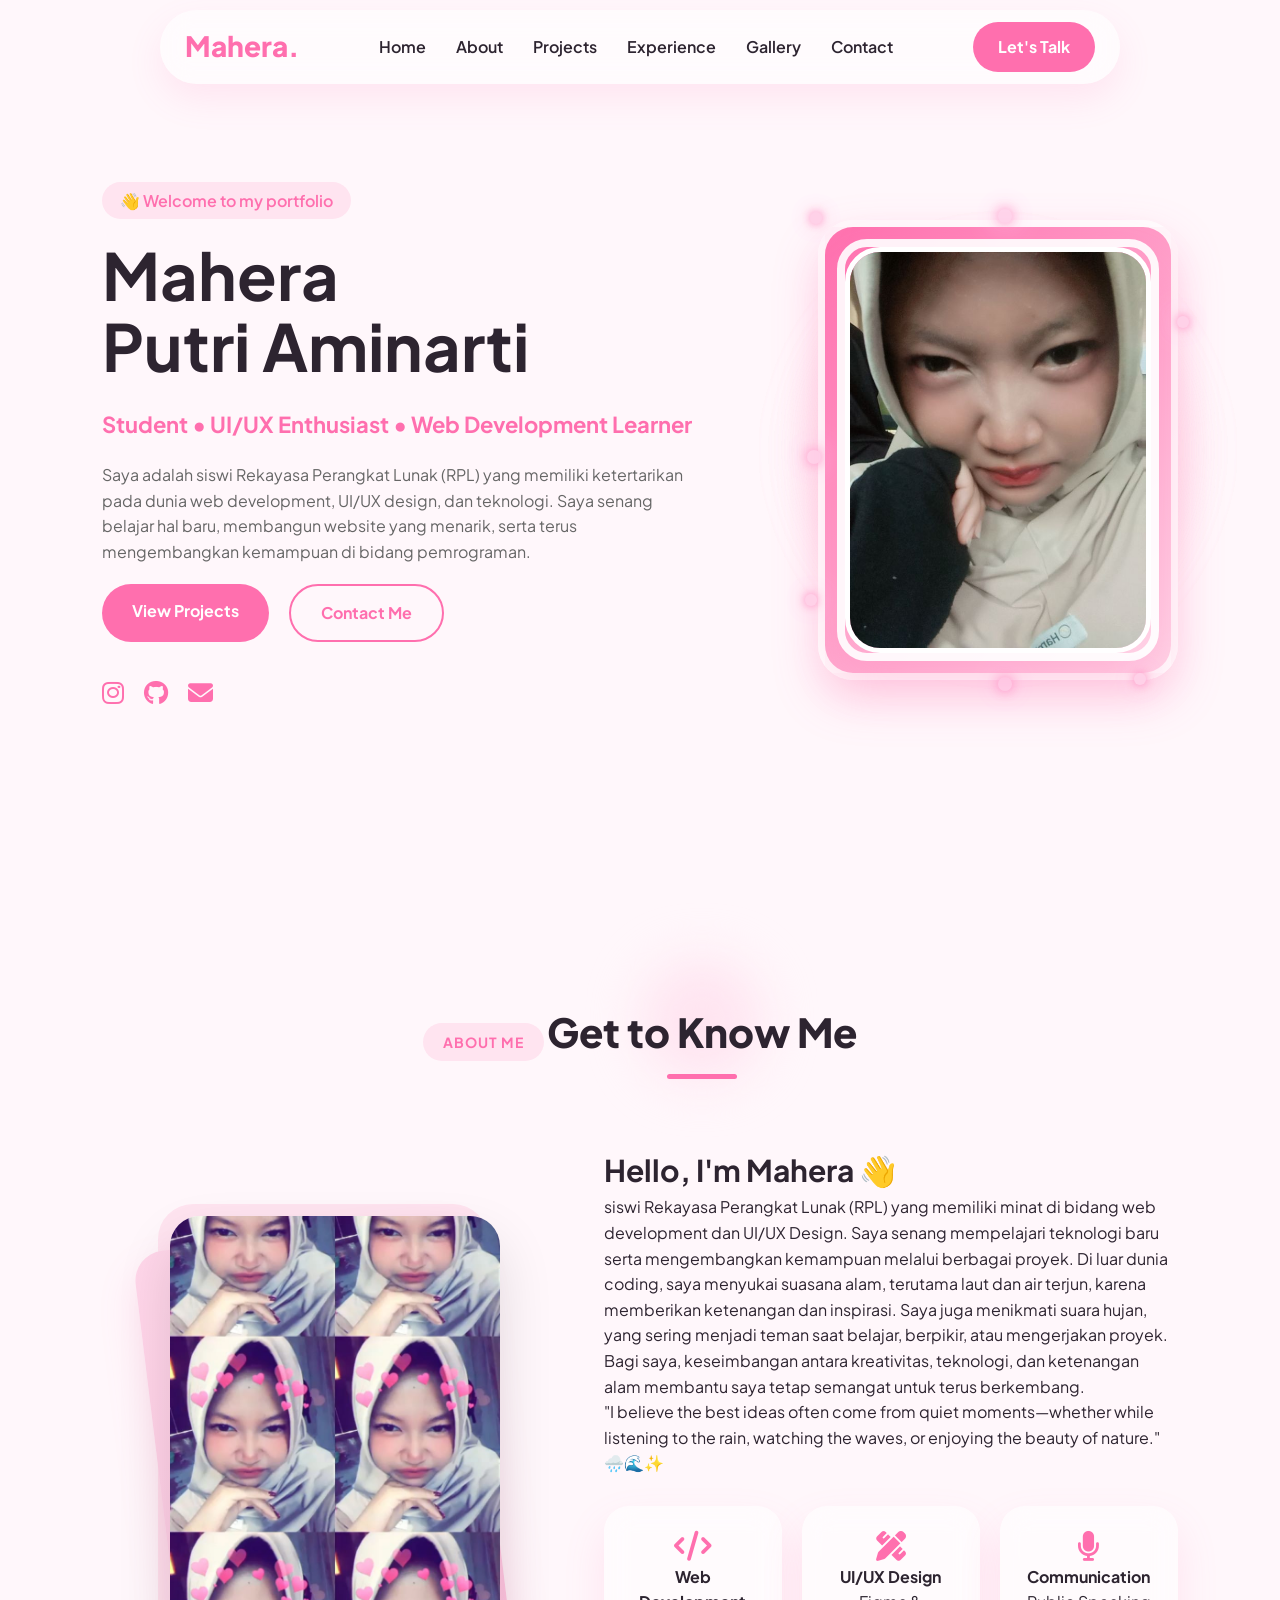
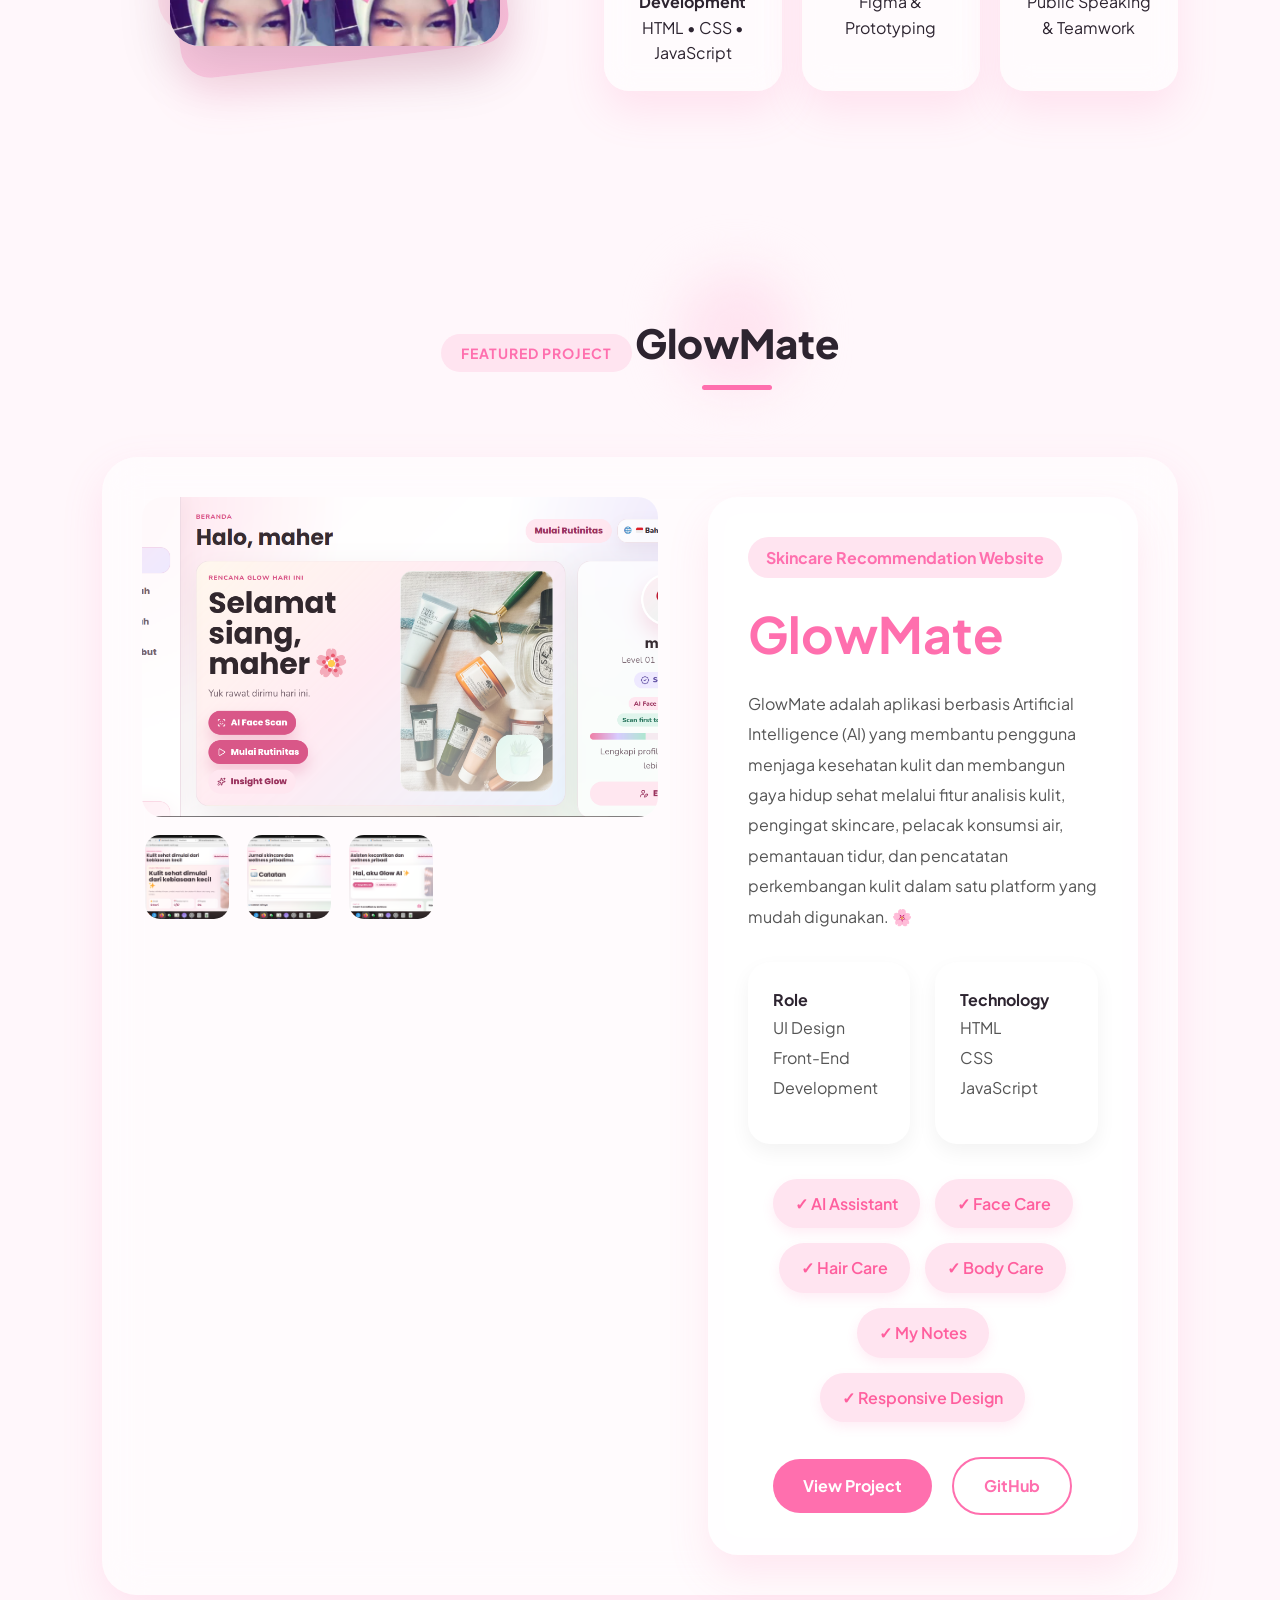
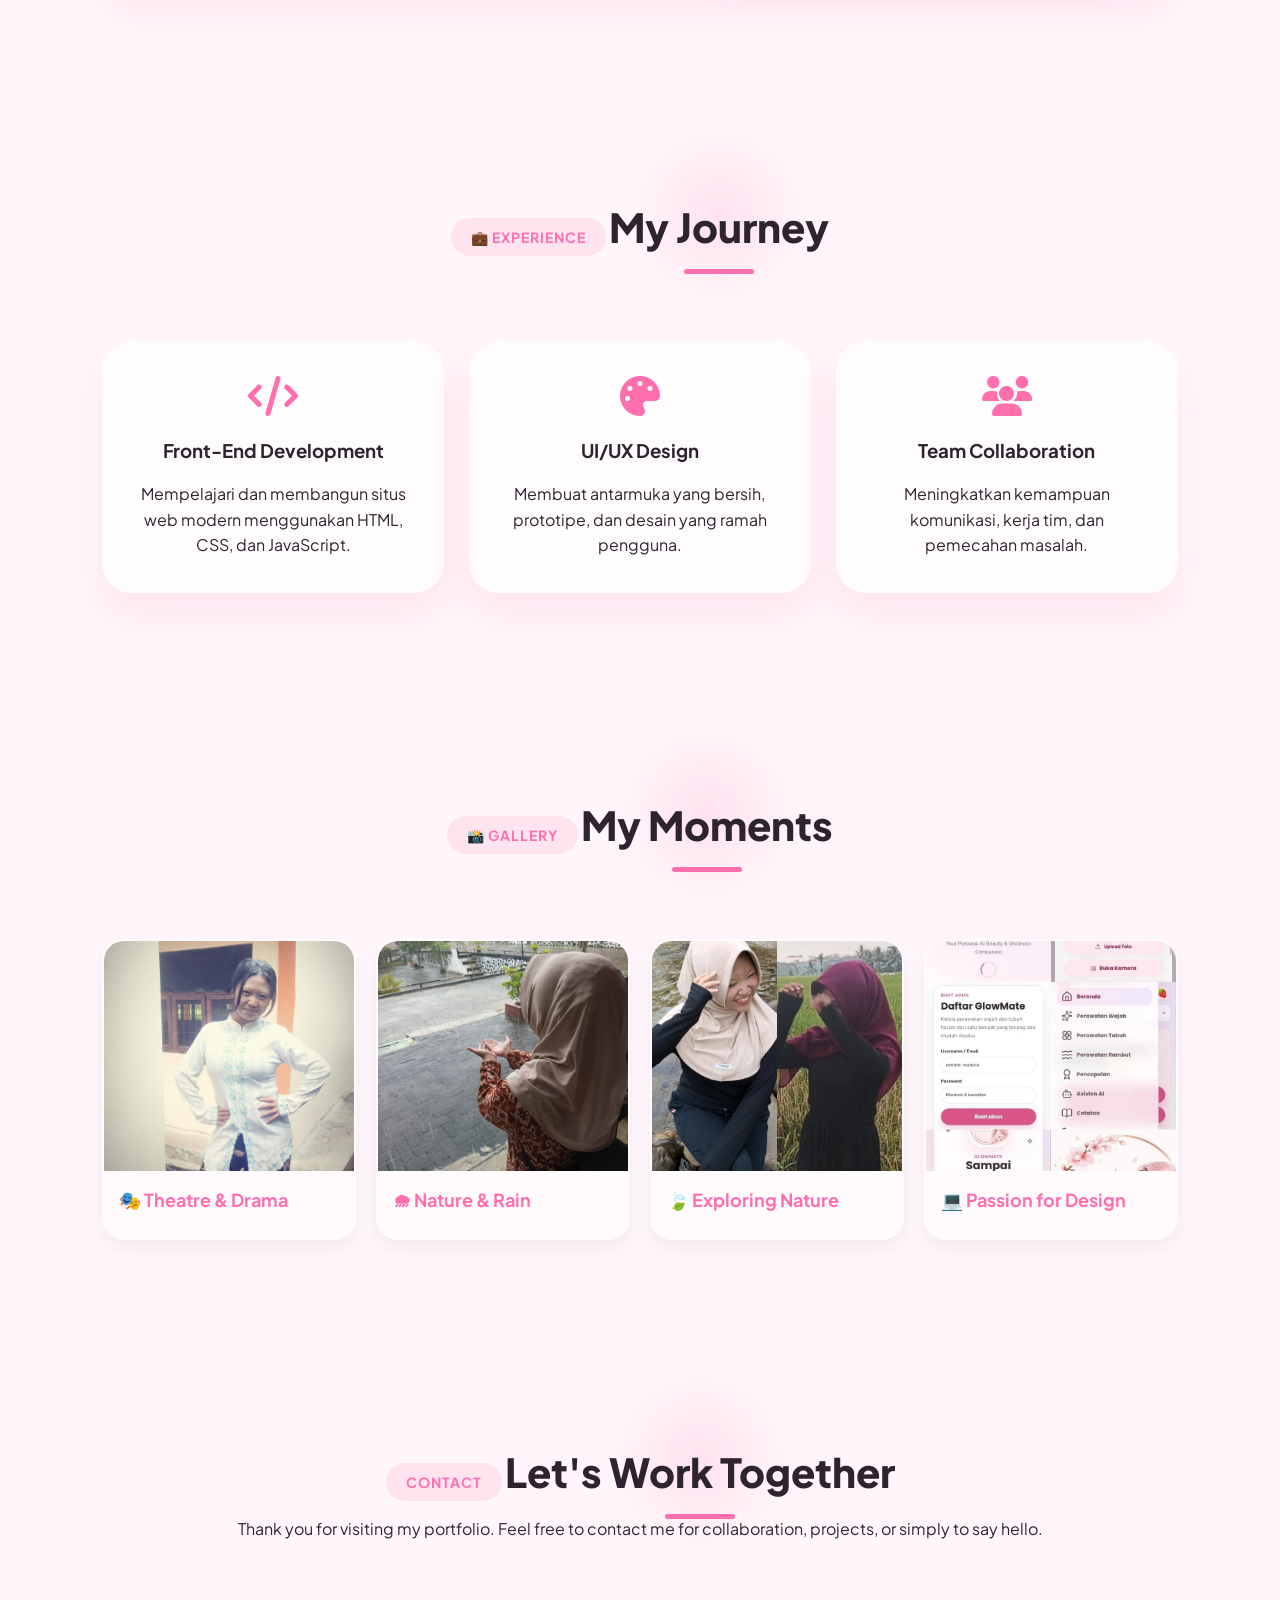
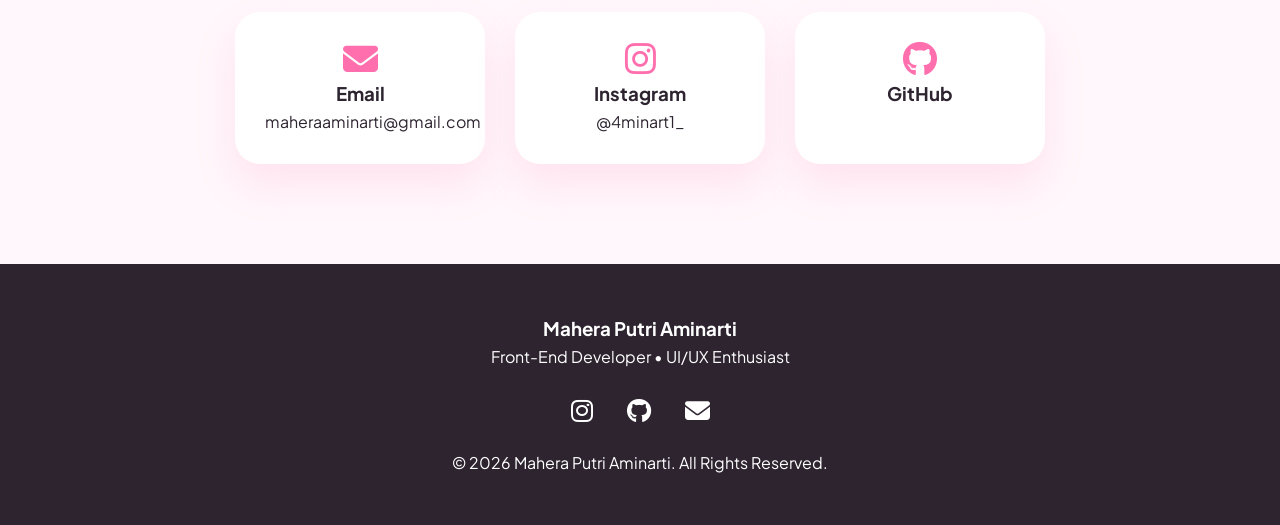
<file: index.html>
<!DOCTYPE html>
<html lang="en">

<head>

    <meta charset="UTF-8">

    <meta name="viewport" content="width=device-width, initial-scale=1.0">

    <title>Mahera Putri Aminarti | Portfolio</title>

    <!-- Google Font -->
    <link rel="preconnect" href="https://fonts.googleapis.com">
    <link rel="preconnect" href="https://fonts.gstatic.com" crossorigin>

    <link href="https://fonts.googleapis.com/css2?family=Plus+Jakarta+Sans:wght@200;300;400;500;600;700;800&display=swap" rel="stylesheet">

    <!-- Font Awesome -->
    <link rel="stylesheet"
        href="https://cdnjs.cloudflare.com/ajax/libs/font-awesome/6.7.2/css/all.min.css">

    <!-- CSS -->
    <link rel="stylesheet" href="style.css">

</head>

<body>
    <!-- ================= LOADING ================= -->

<div class="loader">

    <div class="loader-content">

        <div class="loader-circle"></div>

        <h2>Mahera Portfolio</h2>

        <p>Loading Experience...</p>

    </div>

</div>

    <!-- ================= NAVBAR ================= -->

    <header>

        <nav class="navbar">

            <a href="#" class="logo">
                Mahera.
            </a>

            <ul class="nav-menu">

                <li>
                    <a href="#home">Home</a>
                </li>

                <li>
                    <a href="#about">About</a>
                </li>

                <li>
                    <a href="#projects">Projects</a>
                </li>

                <li>
                    <a href="#experience">Experience</a>
                </li>

                <li>
                    <a href="#gallery">Gallery</a>
                </li>

                <li>
                    <a href="#contact">Contact</a>
                </li>

            </ul>

            <a href="#contact" class="nav-button">
                Let's Talk
            </a>

        </nav>

    </header>

    <!-- ================= HERO ================= -->

    <main id="home">
        <!-- ================= HERO SECTION ================= -->

<section class="hero">

    <!-- Left -->

    <div class="hero-content">

        <span class="hero-tag">
            👋 Welcome to my portfolio
        </span>

        <h1>
            Mahera <br>
            Putri Aminarti
        </h1>

        <h2>
            Student • UI/UX Enthusiast • Web Development Learner
        </h2>

        <p>
           Saya adalah siswi Rekayasa Perangkat Lunak (RPL) yang memiliki ketertarikan pada dunia web development,
            UI/UX design, dan teknologi. Saya senang belajar hal baru, 
           membangun website yang menarik, 
           serta terus mengembangkan kemampuan di bidang pemrograman.
        </p>

        <div class="hero-button">

            <a href="#projects" class="btn-primary">
                View Projects
            </a>

            <a href="#contact" class="btn-secondary">
                Contact Me
            </a>

        </div>

        <div class="hero-social">

            <a href="#">
                <i class="fa-brands fa-instagram"></i>
            </a>

            <a href="#">
                <i class="fa-brands fa-github"></i>
            </a>

            <a href="#">
                <i class="fa-solid fa-envelope"></i>
            </a>

        </div>

    </div>

    <!-- Right -->

    <div class="hero-image">

   <div class="hero-image">

    <div class="image-frame">

        <div class="flip-card">
            <div class="orbit orbit1">
    <span class="dot"></span>
</div>

<div class="orbit orbit2">
    <span class="dot"></span>
</div>

<div class="orbit orbit3">
    <span class="dot"></span>
</div>

            <div class="flip-front">
                <img src="fotoku.jpg" alt="">
            </div>

            <div class="flip-back">
                <img src="fotoku2.jpg" alt="">
            </div>

        </div>

        <!-- Sparkle di dalam image-frame -->
        <span class="sparkle sparkle1"></span>
        <span class="sparkle sparkle2"></span>
        <span class="sparkle sparkle3"></span>
        <span class="sparkle sparkle4"></span>

    </div>

</div>
    </div>

</div>
    </div>

</section>
<!-- ================= ABOUT ================= -->

<section class="about" id="about">

    <div class="section-title">

        <span>About Me</span>

        <h2>Get to Know Me</h2>

    </div>

    <div class="about-container">

        <!-- Left -->

      <div class="about-image">

    <div class="photo-layer"></div>

    <div class="photo-frame">

        <img src="me.jpg" alt="Mahera">

    </div>

</div>
        <!-- Right -->

        <div class="about-content">

            <h3>Hello, I'm Mahera 👋</h3>

            <p>
                siswi Rekayasa Perangkat Lunak (RPL) yang memiliki minat di bidang web development dan UI/UX Design. 
                Saya senang mempelajari teknologi baru serta mengembangkan kemampuan melalui berbagai proyek.
                Di luar dunia coding, saya menyukai suasana alam, terutama laut dan air terjun, karena memberikan ketenangan dan inspirasi.
                Saya juga menikmati suara hujan, yang sering menjadi teman saat belajar, berpikir, atau mengerjakan proyek.
                Bagi saya, keseimbangan antara kreativitas, teknologi,
                dan ketenangan alam membantu saya tetap semangat untuk terus berkembang.
            </p>

            <p>
                "I believe the best ideas often come from quiet moments—whether while listening to the rain, 
                watching the waves, or enjoying the beauty of nature." 🌧️🌊✨
            </p>

            <div class="about-info">

                <div class="info-card">

                    <i class="fa-solid fa-code"></i>

                    <h4>Web Development</h4>

                    <p>HTML • CSS • JavaScript</p>

                </div>

                <div class="info-card">

                    <i class="fa-solid fa-pen-ruler"></i>

                    <h4>UI/UX Design</h4>

                    <p>Figma & Prototyping</p>

                </div>

                <div class="info-card">

                    <i class="fa-solid fa-microphone"></i>

                    <h4>Communication</h4>

                    <p>Public Speaking & Teamwork</p>

                </div>

            </div>

        </div>

    </div>

</section>
<!-- ================= FEATURED PROJECT ================= -->

<section class="featured-project" id="projects">

    <div class="section-title">

        <span>Featured Project</span>

        <h2>GlowMate</h2>

    </div>

    <div class="featured-container">

        <!-- Project Image -->

      <div class="featured-image">

    <!-- Gambar Utama -->

    <img src="beranda.png" alt="GlowMate AI" class="main-project-image">

    <!-- Gallery -->

    <div class="project-gallery">

        <img src="facecare.png" alt="AI Assistant">

        <img src="notes.png" alt="My Notes">

        <img src="ai.png" alt="Face Care">

    </div>

</div>
        <!-- Project Content -->

        <div class="featured-content">

            <span class="project-label">
                Skincare Recommendation Website
            </span>

            <h3>
                GlowMate
            </h3>
<div class="project-description">

    <p>
        GlowMate adalah aplikasi berbasis Artificial Intelligence (AI) yang membantu pengguna menjaga kesehatan kulit 
        dan membangun gaya hidup sehat melalui fitur analisis kulit, pengingat skincare, pelacak konsumsi air, pemantauan tidur,
         dan pencatatan perkembangan kulit dalam satu platform yang mudah digunakan. 🌸
    <p>


</div>

            <div class="project-info">

                <div class="info-box">

                    <h4>Role</h4>

                    <p>
                        UI Design <br>
                        Front-End Development
                    </p>

                </div>

                <div class="info-box">

                    <h4>Technology</h4>

                    <p>
                        HTML <br>
                        CSS <br>
                        JavaScript
                    </p>

                </div>

            </div>

            <div class="project-feature">

                <span>✓ AI Assistant</span>
                <span>✓ Face Care</span>
                <span>✓ Hair Care</span>
                <span>✓ Body Care</span>
                <span>✓ My Notes</span>
                <span>✓ Responsive Design</span>

            </div>

          <div class="project-button">

    <a href="https://brilliant-maamoul-bbebf3.netlify.app/" 
       target="_blank"
       class="btn-primary">

        View Project

    </a>


    <a href="https://github.com/" 
       target="_blank"
       class="btn-secondary">

        GitHub

    </a>

</div>
        </div>

    </div>

</section>
<!-- ================= EXPERIENCE ================= -->

<section class="experience" id="experience">

    <div class="section-title">

        <span>💼 Experience</span>

        <h2>My Journey</h2>

    </div>


    <div class="experience-container">


        <div class="experience-card">

            <i class="fa-solid fa-code"></i>

            <h3>Front-End Development</h3>

            <p>
                Mempelajari dan membangun situs web modern menggunakan HTML, CSS, dan JavaScript.
            </p>

        </div>



        <div class="experience-card">

            <i class="fa-solid fa-palette"></i>

            <h3>UI/UX Design</h3>

            <p>
               Membuat antarmuka yang bersih,

               prototipe, dan desain yang ramah pengguna.
            </p>

        </div>



        <div class="experience-card">

            <i class="fa-solid fa-users"></i>

            <h3>Team Collaboration</h3>

            <p>
               Meningkatkan kemampuan komunikasi,

               kerja tim, dan pemecahan masalah.
            </p>

        </div>


    </div>

</section>
<!-- ================= GALLERY ================= -->

<section class="gallery" id="gallery">


    <div class="section-title">

        <span>📸 Gallery</span>

        <h2>My Moments</h2>

    </div>



    <div class="gallery-container">


       <div class="gallery-card">

    <img src="drama.jpg">

    <div class="gallery-text">

        <h3>🎭 Theatre & Drama</h3>

        <p>🎭 Mbok Rondo — Ande-Ande Lumut
Belajar tampil percaya diri lewat drama, dialog, dan bernyanyi.</p>
    </div>

</div>


       <div class="gallery-card">

    <img src="hujan.jpg">

    <div class="gallery-text">

        <h3>🌧 Nature & Rain</h3>

        <p>hujan emang brisik tapi, dia selalu punya cara buat bikin nyaman</p>

    </div>

</div>

      <div class="gallery-card">

    <img src="curug2.jpg">

    <div class="gallery-text">

        <h3>🍃 Exploring Nature</h3>

        <p>aku suka explore alam karna,alam selalu punya cara buat menghadirkan inspirasi karna selain indah, alam juga tenang</p>

    </div>

</div>

       <div class="gallery-card">

    <img src="apk.jpg">

    <div class="gallery-text">

        <h3> 💻 Passion for Design</h3>

        <p>🎨 Passion for Design
Aku suka mengubah ide dan imajinasi menjadi sebuah karya visual yang menarik.</p>

    </div>

</div>

    </div>


</section>
<!-- ================= CONTACT ================= -->

<section class="contact" id="contact">

    <div class="section-title">

        <span>Contact</span>

        <h2>Let's Work Together</h2>

        <p>
            Thank you for visiting my portfolio.
            Feel free to contact me for collaboration,
            projects, or simply to say hello.
        </p>

    </div>

    <div class="contact-container">

        <a href="mailto:mahera@example.com" class="contact-card">

            <i class="fa-solid fa-envelope"></i>

            <h3>Email</h3>

            <p> maheraaminarti@gmail.com </p>

        </a>

        <a href="https://instagram.com/" target="_blank" class="contact-card">

            <i class="fa-brands fa-instagram"></i>

            <h3>Instagram</h3>

            <p>@4minart1_</p>

        </a>

        <a href="https://github.com/" target="_blank" class="contact-card">

            <i class="fa-brands fa-github"></i>

            <h3>GitHub</h3>

            <p><github class="com">
            <raraajasii4-ux></raraajasii4-ux></p>

        </a>

    </div>

</section>

<!-- ================= FOOTER ================= -->

<footer class="footer">

    <div class="footer-content">

        <h3>Mahera Putri Aminarti</h3>

        <p>
            Front-End Developer • UI/UX Enthusiast
        </p>

        <div class="footer-social">

            <a href="#">
                <i class="fa-brands fa-instagram"></i>
            </a>

            <a href="#">
                <i class="fa-brands fa-github"></i>
            </a>

            <a href="#">
                <i class="fa-solid fa-envelope"></i>
            </a>

        </div>

        <p class="copyright">
            © 2026 Mahera Putri Aminarti. All Rights Reserved.
        </p>

    </div>

</footer>

</main>
<script src="script.js"></script>
</body>

</html>
</file>
<file: style.css>
/* ================= RESET ================= */

*{
    margin:0;
    padding:0;
    box-sizing:border-box;
    font-family:"Plus Jakarta Sans", sans-serif;
}

html{
    scroll-behavior:smooth;
}

body{
    background:#fff7fb;
    color:#2d2430;
    line-height:1.6;
}

a{
    text-decoration:none;
    color:inherit;
}

img{
    max-width:100%;
    display:block;
}

section{
    padding:100px 8%;
}


/* ================= COLOR ================= */

:root{

    --pink:#ff6fae;
    --light-pink:#ffe4f0;
    --dark:#2d2430;
    --white:#ffffff;

    --glass:
    rgba(255,255,255,0.55);

    --shadow:
    0 20px 40px rgba(255,111,174,.15);
}



/* ================= NAVBAR ================= */


header{

    position:fixed;
    top:0;
    width:100%;
    z-index:999;

}


.navbar{

    width:75%;

    margin:10px auto;

    display:flex;

    justify-content:space-between;

    align-items:center;


    padding:12px 25px;


    background:rgba(255,255,255,.55);

    backdrop-filter:blur(15px);


    border-radius:40px;


    box-shadow:
    0 15px 35px rgba(255,111,174,.12);


}


.logo{

    font-size:28px;
    font-weight:800;
    color:var(--pink);

}


.nav-menu{

    display:flex;
    gap:30px;
    list-style:none;

}


.nav-menu a{

    font-weight:600;
    transition:.3s;

}


.nav-menu a:hover,
.nav-menu a.active{

    color:var(--pink);

}



.nav-button{

    background:var(--pink);
    color:white;

    padding:12px 25px;
    border-radius:30px;

    font-weight:700;

}



/* ================= HERO ================= */


.hero{

    min-height:100vh;

    display:flex;
    align-items:center;
    justify-content:space-between;

    gap:50px;

}


.hero-content{

    max-width:600px;

}


.hero-tag{

    background:var(--light-pink);
    color:var(--pink);

    padding:8px 18px;
    border-radius:30px;

    font-weight:600;

}



.hero h1{

    font-size:65px;
    line-height:1.1;

    margin:25px 0;

}



.hero h2{

    color:var(--pink);
    font-size:22px;

}



.hero p{

    margin:20px 0;
    color:#666;

}



.hero-button{

    display:flex;
    gap:20px;

}


.btn-primary,
.btn-secondary{

    padding:14px 30px;
    border-radius:30px;

    font-weight:700;

    transition:.3s;

}


.btn-primary{

    background:var(--pink);
    color:white;

}


.btn-secondary{

    border:2px solid var(--pink);
    color:var(--pink);

}


.btn-primary:hover,
.btn-secondary:hover{

    transform:translateY(-5px);

}



.hero-social{

    display:flex;
    gap:20px;
    margin-top:30px;

}


.hero-social a{

    font-size:25px;
    color:var(--pink);

}



/* IMAGE */


.image-frame{

    width:380px;
    height:450px;

    padding:12px;

    background:linear-gradient(
        135deg,
        #ff6fae,
        #ffd6e8
    );

    border-radius:45px;

    box-shadow:
    0 25px 50px rgba(255,111,174,.25);

}


.image-frame img{

    width:100%;
    height:100%;

    object-fit:cover;

    border-radius:35px;

    border:5px solid white;

}



/* ================= SECTION TITLE ================= */


/* ================= AESTHETIC SECTION TITLE ================= */


.section-title{

    text-align:center;

    margin-bottom:70px;

    position:relative;

}



.section-title span{

    display:inline-block;

    color:#ff6fae;

    background:#ffe4f0;

    padding:8px 20px;

    border-radius:50px;

    font-size:14px;

    font-weight:700;

    letter-spacing:1px;

    text-transform:uppercase;

    margin-bottom:15px;

}



.section-title h2{

    font-size:48px;

    font-weight:800;

    color:#2d2430;

    position:relative;

    display:inline-block;

}



/* garis aesthetic bawah judul */

.section-title h2::after{

    content:"";

    position:absolute;

    width:70px;

    height:5px;

    background:#ff6fae;

    border-radius:20px;

    bottom:-15px;

    left:50%;

    transform:translateX(-50%);

}



/* efek glow lembut */

.section-title h2::before{

    content:"";

    position:absolute;

    width:120px;

    height:120px;

    background:#ffe4f0;

    border-radius:50%;

    z-index:-1;

    filter:blur(25px);

    top:-40px;

    left:50%;

    transform:translateX(-50%);

}


.section-title span{

    color:var(--pink);
    font-weight:700;

}


.section-title h2{

    font-size:40px;

}



/* ================= ABOUT ================= */


.about-container{

    display:grid;
    grid-template-columns:1fr 1.3fr;
    gap:60px;

    align-items:center;

}


.about-image{

    padding:12px;

    background:#ffe4f0;

    border-radius:35px;

}


.about-image img{

    border-radius:25px;

}


.about-content h3{

    font-size:30px;

}


.about-info{

    display:grid;
    grid-template-columns:repeat(3,1fr);

    gap:20px;

    margin-top:30px;

}


.info-card{

    padding:25px;

    background:var(--glass);

    backdrop-filter:blur(15px);

    border-radius:25px;

    box-shadow:var(--shadow);

    text-align:center;

}



.info-card i{

    font-size:30px;
    color:var(--pink);

}




/* ================= FEATURED PROJECT ================= */


/* ================= FIX FEATURED PROJECT POSITION ================= */

.featured-project{

    padding-top:120px;

}


.featured-content{

    background:transparent;

    padding:0;

}


.featured-container{

    display:grid;
    grid-template-columns:1.2fr 1fr;
    gap:50px;

    background:rgba(255,255,255,.55);
    backdrop-filter:blur(20px);

    border-radius:35px;

    padding:40px;

    box-shadow:0 15px 40px rgba(255,111,174,.15);

}


.featured-image{

    background:none;

    padding:0;

}

.main-project-image{

    width:100%;
    height:320px;

    object-fit:cover;

    border-radius:20px;

}

.project-gallery{

    display:flex;

    gap:12px;

    margin-top:15px;

}



.project-gallery img{

    width:90px;
    height:90px;

    object-fit:cover;

    border-radius:18px;

    cursor:pointer;

    border:3px solid transparent;

    transition:.3s;

}


.project-gallery img:hover{

    transform:translateY(-8px);

    border-color:#ff6fae;

}


.project-gallery img.active{

    border-color:#ff6fae;

    transform:scale(1.05);

}



.featured-content{

    background:var(--glass);

    padding:40px;

    border-radius:30px;

    backdrop-filter:blur(15px);

    box-shadow:var(--shadow);

}



.project-label{

    color:var(--pink);
    font-weight:700;

}



.featured-content h3{

    font-size:52px;

    color:#ff5f9e;

    margin-bottom:15px;

}
.featured-content p{

    font-size:18px;

    line-height:1.9;

    color:#666;

    margin-bottom:30px;

}



.project-info{

    display:flex;

    gap:25px;

    margin:30px 0;

}

.info-box{

    flex:1;

    background:white;

    border-radius:22px;

    padding:25px;

    box-shadow:0 8px 20px rgba(0,0,0,.05);

}
.project-button{

    display:flex;

    justify-content:center;

    gap:18px;

    margin-top:35px;

}



.project-feature{

    display:flex;

    flex-wrap:wrap;

    justify-content:center;

    gap:15px;

    margin:35px 0;

}

.project-feature span{

    background:#ffe4f0;

    color:#ff5f9e;

    padding:12px 22px;

    border-radius:40px;

    font-weight:600;

    transition:.35s;

    cursor:pointer;

    box-shadow:0 5px 12px rgba(255,111,174,.12);

}

.project-feature span:hover{

    background:#ff69ab;

    color:white;

    transform:
        translateY(-4px)
        scale(1.04);

    box-shadow:
        0 12px 25px rgba(255,111,174,.25);

}

/* ================= CONTACT ================= */


.contact-container{

    display:flex;

    justify-content:center;

    gap:30px;

}


.contact-card{

    width:250px;

    padding:30px;

    text-align:center;

    background:white;

    border-radius:25px;

    box-shadow:var(--shadow);

    transition:.3s;

}



.contact-card:hover{

    transform:translateY(-10px);

}


.contact-card i{

    font-size:35px;

    color:var(--pink);

}




/* ================= FOOTER ================= */


.footer{

    background:#2d2430;

    color:white;

    text-align:center;

    padding:50px;

}


.footer-social{

    margin:20px;

}


.footer-social a{

    margin:15px;

    font-size:25px;

}


/* ================= REVEAL ================= */


.reveal{

    opacity:0;
    transform:translateY(40px);

    transition:1s;

}


.reveal.active{

    opacity:1;
    transform:none;

}



/* ================= RESPONSIVE ================= */


@media(max-width:900px){

.nav-menu{
    display:none;
}


.hero,
.about-container,
.featured-container{

    display:grid;

    grid-template-columns:1fr 1fr;

    gap:50px;

    align-items:center;

    background:rgba(255,255,255,.55);

    backdrop-filter:blur(18px);

    border-radius:35px;

    padding:40px;

    box-shadow:0 20px 40px rgba(255,111,174,.15);

}


.hero h1{

    font-size:45px;

}


.about-info{

    grid-template-columns:1fr;

}


.contact-container{

    flex-direction:column;
    align-items:center;

}

}
/* ================= PROJECT BUTTON ================= */

.project-button{

    display:flex;
    gap:20px;

    margin-top:35px;

    align-items:center;

}


.project-button a{

    display:inline-flex;

    align-items:center;
    justify-content:center;

    gap:10px;

    padding:14px 30px;

    border-radius:30px;

    font-weight:700;

}



/* kalau layar kecil */

@media(max-width:600px){

    .project-button{

        flex-direction:column;
        align-items:flex-start;

    }


    .project-button a{

        width:100%;

    }

}
.featured-content h3{

    font-size:50px;

    color:#ff6fae;

    margin:15px 0;

}


.featured-content p{

    color:#555;

    font-size:16px;

    margin-bottom:15px;

}


.project-label{

    display:inline-block;

    background:#ffe4f0;

    padding:8px 18px;

    border-radius:30px;

}
.main-project-image{

    transition:.3s;

}
.experience-container{

    grid-template-columns:1fr;

}


.gallery-container{

    grid-template-columns:repeat(2,1fr);

}
/* Gallery Animation */

.main-project-image{

    transition:.3s ease;

}


.project-gallery img.active{

    border:3px solid #ff6fae;

    transform:scale(1.08);

}
/* ================= EXPERIENCE ================= */


.experience-container{

    display:grid;

    grid-template-columns:repeat(3,1fr);

    gap:25px;

}



.experience-card{

    background:rgba(255,255,255,.6);

    padding:35px;

    border-radius:30px;

    text-align:center;

    backdrop-filter:blur(15px);

    box-shadow:var(--shadow);

    transition:.3s;

}



.experience-card:hover{

    transform:translateY(-10px);

}



.experience-card i{

    font-size:40px;

    color:#ff6fae;

    margin-bottom:20px;

}


.experience-card h3{

    margin-bottom:15px;

}
/* ================= GALLERY ================= */


.gallery-container{

    display:grid;

    grid-template-columns:repeat(4,1fr);

    gap:20px;

}



.gallery-item{

    overflow:hidden;

    border-radius:25px;

    box-shadow:var(--shadow);

}



.gallery-item img{

    width:100%;

    height:250px;

    object-fit:cover;

    transition:.4s;

}



.gallery-item:hover img{

    transform:scale(1.1);

}
.gallery-card img{

    transition:.4s ease;

}

.gallery-card:hover img{

    transform:scale(1.06);

}

.gallery-card img{

    width:100%;

    height:230px;

    object-fit:cover;

    transition:.45s;

}

.gallery-text{

    padding:15px;

}

.gallery-text h3{

    font-size:18px;

    color:#ff6fae;

    margin:0;

    transition:.3s;

}

.gallery-card:hover .gallery-text h3{

    transform:translateY(-2px);

}

.gallery-text p{

    font-size:13px;

    color:#666;

    line-height:1.6;

    margin-top:8px;

    max-height:0;

    opacity:0;

    overflow:hidden;

    transition:
        max-height .4s ease,
        opacity .4s ease;

}

.gallery-card:hover .gallery-text p{

    max-height:80px;

    opacity:1;

}
.gallery-card{

    background:rgba(255,255,255,.55);

    border-radius:22px;

    overflow:hidden;

    transition:.45s;

    cursor:pointer;

    box-shadow:0 8px 20px rgba(0,0,0,.06);

    border:2px solid transparent;

}
/* ================= LOADER ================= */

.loader{

    position:fixed;
    inset:0;

    background:linear-gradient(135deg,#fff7fb,#ffe4f0);

    display:flex;
    justify-content:center;
    align-items:center;

    z-index:99999;

    transition:1s;

}

.loader.hide{

    opacity:0;
    visibility:hidden;

}

.loader-content{

    text-align:center;

}

.loader-circle{

    width:70px;
    height:70px;

    margin:auto;
    margin-bottom:20px;

    border-radius:50%;

    border:6px solid #ffd3e5;
    border-top:6px solid #ff6fae;

    animation:spin 1s linear infinite;

}

.loader h2{

    color:#ff6fae;

    font-size:35px;

    margin-bottom:10px;

}

.loader p{

    color:#666;

    letter-spacing:2px;

}

@keyframes spin{

    from{

        transform:rotate(0);

    }

    to{

        transform:rotate(360deg);

    }

}
.image-frame{

    width:380px;
    height:480px;

    position:relative;

    overflow:hidden;

    border-radius:35px;

    border:6px solid white;

    box-shadow:0 20px 45px rgba(255,111,174,.2);

    cursor:pointer;

}

.hero-photo{

    position:absolute;

    inset:0;

    width:100%;
    height:100%;

    object-fit:cover;

    opacity:0;

    transform:rotateY(180deg);

    transition:.7s;

}

.hero-photo.active{

    opacity:1;

    transform:rotateY(0deg);

}
/* ================= HERO FLIP CARD ================= */

.hero-image{

    display:flex;
    justify-content:center;

}

.image-frame{

    width:370px;
    height:470px;

    perspective:1200px;

    cursor:pointer;

}

.flip-card{

    width:100%;
    height:100%;

    position:relative;

    transform-style:preserve-3d;

    transition:transform .8s ease;

}

.flip-card.flip{

    transform:rotateY(180deg);

}

.flip-front,
.flip-back{

    position:absolute;

    width:100%;
    height:100%;

    border-radius:30px;

    overflow:hidden;

    backface-visibility:hidden;

    border:8px solid rgba(255,255,255,.9);

    box-shadow:
        0 20px 45px rgba(255,111,174,.25);

}

.flip-front img,
.flip-back img{

    width:100%;
    height:100%;

    object-fit:cover;

}

.flip-back{

    transform:rotateY(180deg);

}
/* ===== HERO PINK GLOW ===== */

.hero-image{

    position:relative;

    display:flex;
    justify-content:center;
    align-items:center;

}

/* Glow belakang */

.hero-image::before{

    content:"";

    position:absolute;

    width:430px;
    height:430px;

    background:radial-gradient(circle,
    rgba(255,182,210,.65),
    transparent 70%);

    filter:blur(20px);

    animation:glowMove 5s ease-in-out infinite;

}
@keyframes glowMove{

0%{

transform:scale(1);

}

50%{

transform:scale(1.08);

}

100%{

transform:scale(1);

}

}.image-frame{

    width:360px;
    height:460px;

    border-radius:35px;

    overflow:hidden;

    position:relative;

    cursor:pointer;

    border:7px solid rgba(255,255,255,.9);

    box-shadow:

    0 20px 45px rgba(255,111,174,.25);

    transition:.5s;

}
.image-frame{
    position: relative;
    width: 360px;
    height: 460px;
    perspective: 1200px;
}
..sparkle{

    position:absolute;

    font-size:24px;

    pointer-events:none;

    animation:float 3s ease-in-out infinite;

}

.sparkle1{

    top:-20px;
    left:20px;

}

.sparkle2{

    top:50px;
    right:-25px;

}

.sparkle3{

    bottom:60px;
    left:-25px;

}

.sparkle4{

    bottom:-15px;
    right:30px;

}

.sparkle5{

    top:180px;
    left:-35px;

}

.sparkle6{

    top:220px;
    right:-35px;

}
@keyframes float{

    0%,100%{

        transform:translateY(0) rotate(0deg);

        opacity:1;

    }

    50%{

        transform:translateY(-12px) rotate(12deg);

        opacity:.7;

    }

}
.image-frame{
    position:relative;
    overflow:visible; /* penting supaya sparkle bisa keluar frame */
}

.sparkle{

    position:absolute;

    width:12px;
    height:12px;

    border-radius:50%;

    background:#ffd1e8;

    box-shadow:
        0 0 10px #ff8dc2,
        0 0 20px #ffb6d9,
        0 0 35px #ffd6ea;

    animation: sparkle 3s ease-in-out infinite;

}
.sparkle1{
    top:-15px;
    left:-15px;
}

.sparkle2{
    top:20%;
    right:-18px;
}

.sparkle3{
    bottom:15%;
    left:-20px;
}

.sparkle4{
    bottom:-12px;
    right:25px;
}
@keyframes sparkle{

    0%,100%{
        transform:translateY(0) scale(1);
        opacity:.8;
    }

    50%{
        transform:translateY(-10px) scale(1.4);
        opacity:1;
    }

}
.image-frame{

    position:relative;

    overflow:visible;

}
.orbit{

    position:absolute;

    inset:-30px;

    pointer-events:none;

}
.dot{

    position:absolute;

    width:14px;

    height:14px;

    border-radius:50%;

    background:#ffd4eb;

    box-shadow:
        0 0 12px #ff8fc6,
        0 0 22px #ffb6dc,
        0 0 35px #ffd9ee;

}
.orbit1{

    animation:rotateOrbit 8s linear infinite;

}

.orbit2{

    animation:rotateOrbit 11s linear infinite reverse;

}

.orbit3{

    animation:rotateOrbit 14s linear infinite;

}
.orbit1 .dot{

    top:0;

    left:50%;

}

.orbit2 .dot{

    bottom:0;

    left:50%;

}

.orbit3 .dot{

    top:50%;

    left:0;

}
@keyframes rotateOrbit{

    from{

        transform:rotate(0deg);

    }

    to{

        transform:rotate(360deg);

    }

}
.about-image{

    position:relative;

    width:330px;

    height:430px;

    margin:auto;

}
.photo-layer{

    position:absolute;

    width:100%;

    height:100%;

    background:linear-gradient(
        135deg,
        #ffd7ea,
        #ffc2df
    );

    border-radius:30px;

    transform:
        rotate(-7deg)
        translate(-15px,15px);

    transition:.5s;

    box-shadow:
        0 20px 40px rgba(255,111,174,.18);

}
.photo-frame{

    position:absolute;

    width:100%;

    height:100%;

    background:white;

    border-radius:30px;

    overflow:hidden;

    transition:.5s;

    box-shadow:
        0 25px 55px rgba(0,0,0,.12);

}
.photo-frame img{

    width:100%;

    height:100%;

    object-fit:cover;

    transition:.6s;

}
.about-image:hover .photo-layer{

    transform:
        rotate(-12deg)
        translate(-28px,22px);

}

.about-image:hover .photo-frame{

    transform:
        translateY(-12px);

    box-shadow:
        0 35px 70px rgba(255,111,174,.30);

}

.about-image:hover img{

    transform:scale(1.08);

}
.photo-frame{

    animation:floating 4s ease-in-out infinite;

}
@keyframes floating{

    0%,100%{

        transform:translateY(0);

    }

    50%{

        transform:translateY(-8px);

    }
.flip-card{

    perspective:1200px;

}

.flip-card-inner{

    position:relative;

    width:100%;
    height:100%;

    transform-style:preserve-3d;

    transition:transform 1s;

}

.flip-card-inner.auto-rotate{

    animation:autoFlip 4s ease;
}

@keyframes autoFlip{

    0%{
        transform:rotateY(0deg);
    }

    40%{
        transform:rotateY(180deg);
    }

    70%{
        transform:rotateY(180deg);
    }

    100%{
        transform:rotateY(360deg);
    }

}
.project-book{

    position:relative;

    perspective:1200px;

}

.book-cover{

    background:linear-gradient(135deg,#ff8fc2,#ff5f9e);

    color:white;

    padding:80px 40px;

    border-radius:30px;

    cursor:pointer;

    transition:.8s;

    transform-origin:left;

    box-shadow:0 25px 50px rgba(255,111,174,.25);

}
.project-book.open .book-cover{

    transform:rotateY(-165deg);

}
.book-content{

    position:absolute;

    inset:0;

    background:white;

    border-radius:30px;

    padding:40px;

    opacity:0;

    transition:.5s;

}
.project-book.open .book-content{

    opacity:1;

}
.open-project{

    width:100%;

    padding:18px;

    border:none;

    border-radius:20px;

    background:#ff7fb4;

    color:white;

    font-size:18px;

    font-weight:600;

    cursor:pointer;

    transition:.4s;

    margin-bottom:25px;

}

.open-project:hover{

    background:#ff5f9e;

    transform:translateY(-4px);

}

.project-detail{

    max-height:0;

    overflow:hidden;

    opacity:0;

    transition:max-height .8s ease,
               opacity .8s ease;

}

.project-detail.show{

    max-height:2000px;

    opacity:1;

}
.project-cover{

    background:linear-gradient(135deg,#ff9dc8,#ff72b0);

    border-radius:30px;

    padding:70px 30px;

    text-align:center;

    color:white;

    box-shadow:0 18px 40px rgba(255,111,174,.25);

    transition:.5s;

}

.cover-content h2{

    font-size:36px;

    margin-bottom:15px;

}

.cover-content p{

    font-size:18px;

    color:white;

    margin-bottom:30px;

}

.open-project{

    border:none;

    padding:15px 35px;

    border-radius:30px;

    background:white;

    color:#ff5f9e;

    font-weight:700;

    cursor:pointer;

    transition:.35s;

}

.open-project:hover{

    transform:scale(1.05);

}
.project-detail{

    display:none;

    animation:fadeProject .6s;

}

.project-detail.show{

    display:block;

}

.project-cover.hide{

    display:none;

}
@keyframes fadeProject{

    from{

        opacity:0;

        transform:translateY(30px);

    }

    to{

        opacity:1;

        transform:translateY(0);

    }

}
</file>
